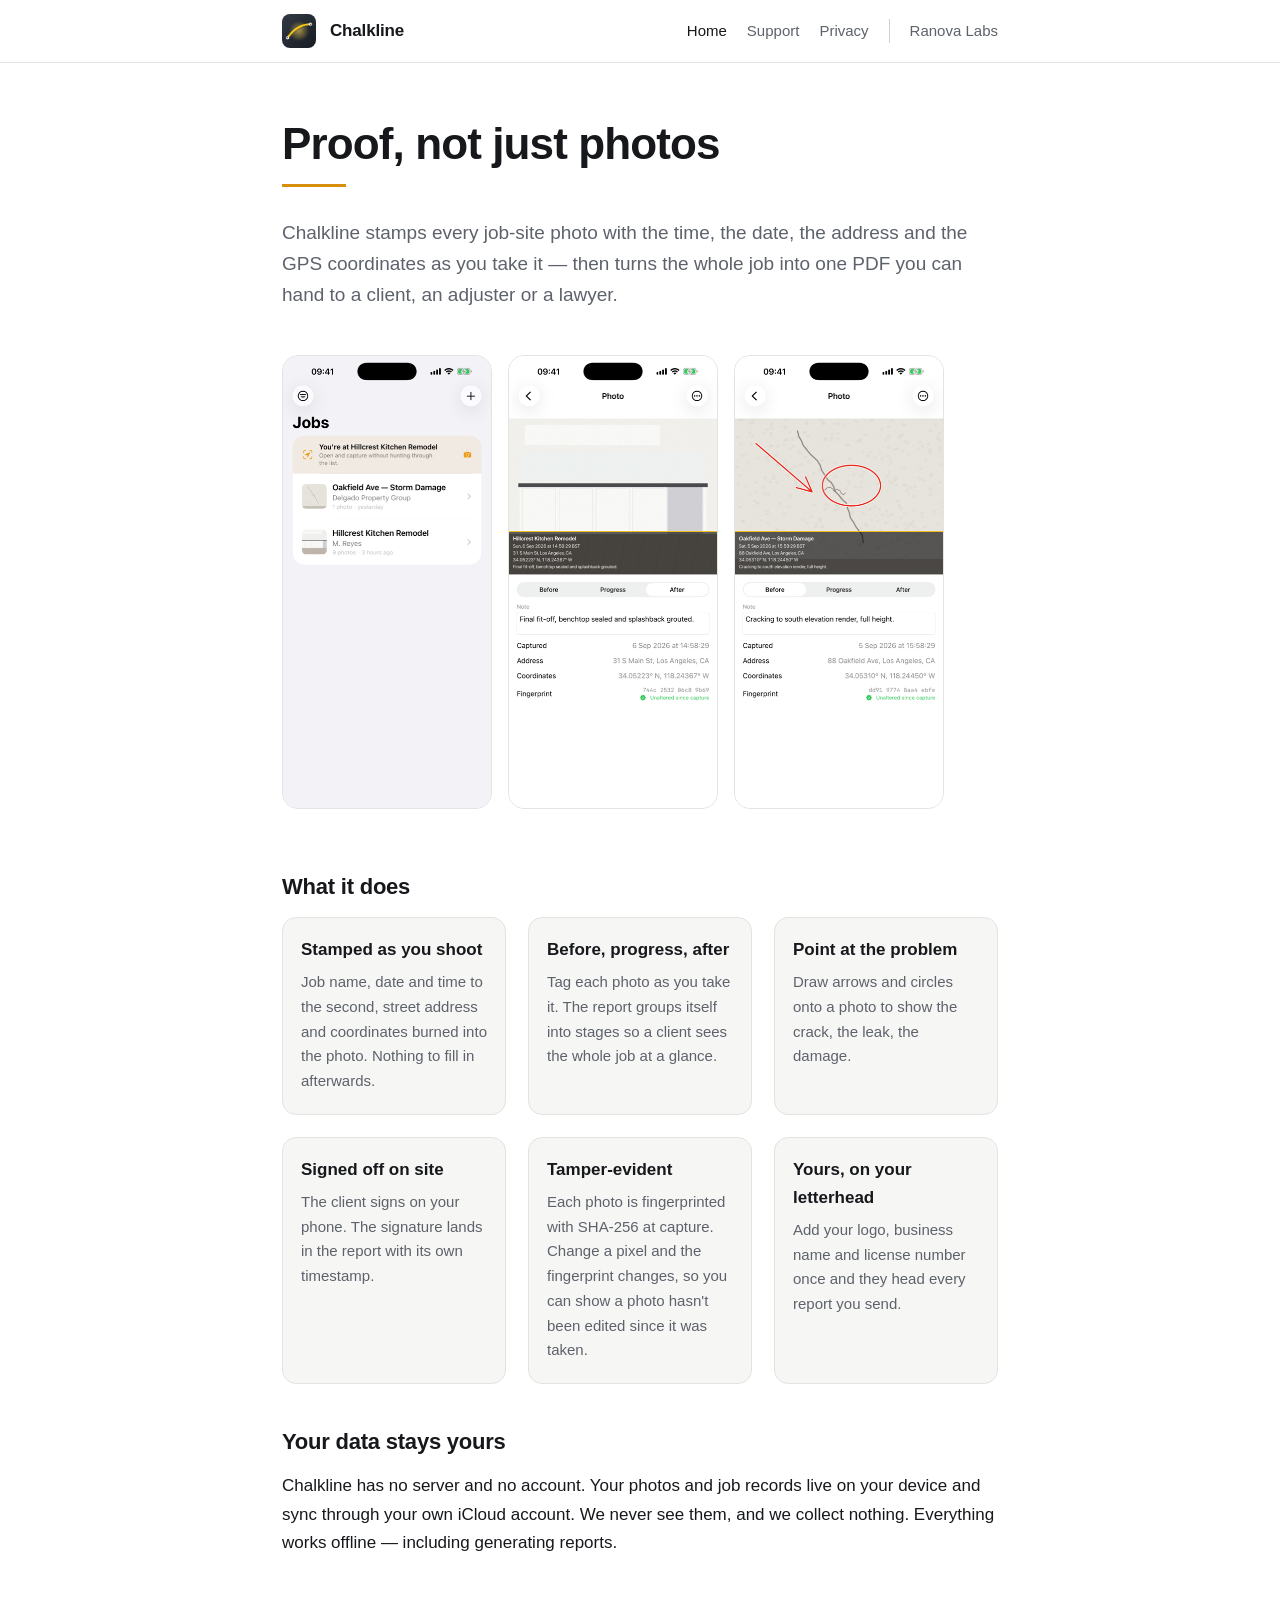
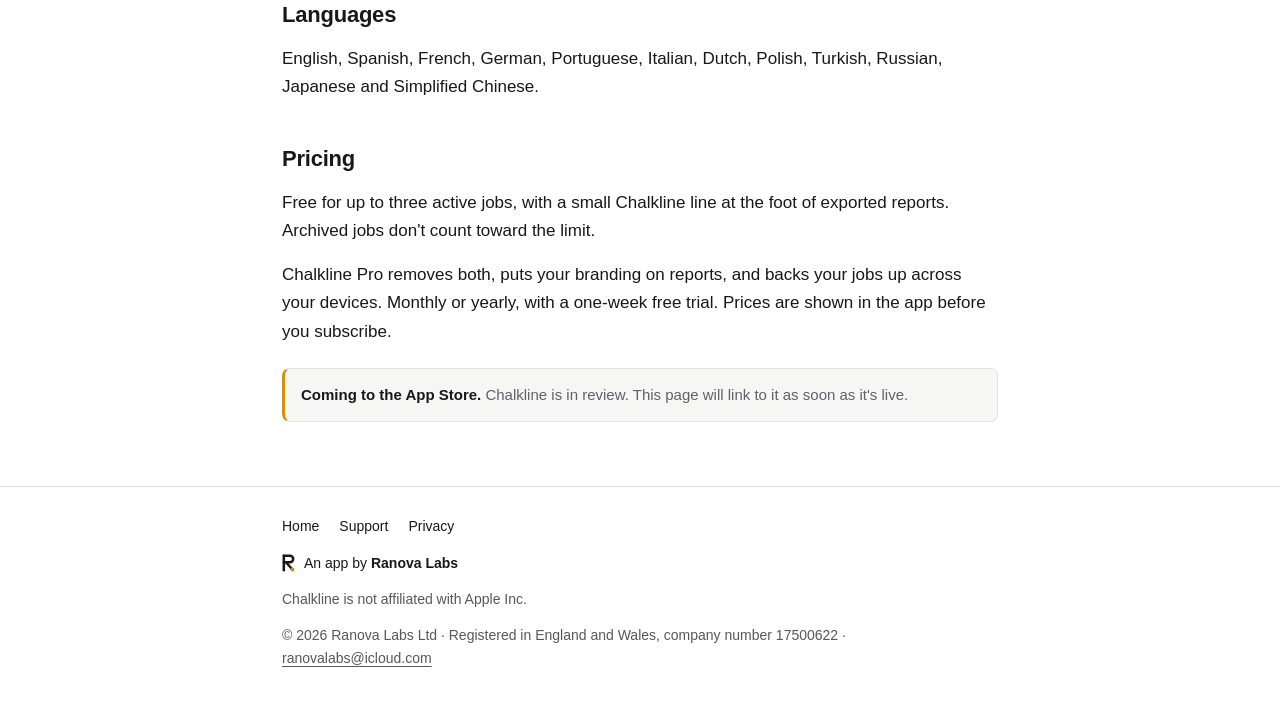
<file: index.html>
<!doctype html>
<html lang="en">
<head>
<meta charset="utf-8">
<meta name="viewport" content="width=device-width, initial-scale=1">
<title>Chalkline — Job Site Photo Log for Contractors</title>
<meta name="description" content="Every site photo stamped with the time, date and location, exported as one PDF report your client can't argue with.">
<meta property="og:title" content="Chalkline — Job Site Photo Log for Contractors">
<meta property="og:description" content="Every site photo stamped with the time, date and location, exported as one PDF report your client can't argue with.">
<meta property="og:type" content="website">
<meta property="og:image" content="assets/icon.png">
<link rel="icon" href="assets/icon.png">
<link rel="stylesheet" href="style.css?v=20261008">
<link rel="stylesheet" href="assets/ranova-frame.css?v=20261008">
</head>
<body>
<header class="site"><div class="wrap">
  <a class="brand" href="index.html"><img src="assets/icon.png" alt=""><span class="name">Chalkline</span></a>
  <nav>
    <a href="index.html" aria-current="page">Home</a>
    <a href="support.html">Support</a>
    <a href="privacy.html">Privacy</a>
    <a class="rl-home" href="https://ranovalabs.github.io/">Ranova Labs</a>
  </nav>
</div></header>
<main class="wrap">
  <section class="hero">
    <h1>Proof, not just photos</h1>
    <hr class="rule">
    <p class="lede">Chalkline stamps every job-site photo with the time, the date, the address and the GPS coordinates as you take it — then turns the whole job into one PDF you can hand to a client, an adjuster or a lawyer.</p>
  </section>

  <div class="shots">
    <img src="assets/shot-jobs.png" alt="Chalkline jobs list showing two active jobs and an on-site suggestion">
    <img src="assets/shot-photo.png" alt="A site photo with its stamp, address, coordinates and verified fingerprint">
    <img src="assets/shot-annotated.png" alt="A damage photo annotated with a red arrow and circle">
  </div>

  <h2>What it does</h2>
  <div class="grid">
    <div class="card">
      <h3>Stamped as you shoot</h3>
      <p>Job name, date and time to the second, street address and coordinates burned into the photo. Nothing to fill in afterwards.</p>
    </div>
    <div class="card">
      <h3>Before, progress, after</h3>
      <p>Tag each photo as you take it. The report groups itself into stages so a client sees the whole job at a glance.</p>
    </div>
    <div class="card">
      <h3>Point at the problem</h3>
      <p>Draw arrows and circles onto a photo to show the crack, the leak, the damage.</p>
    </div>
    <div class="card">
      <h3>Signed off on site</h3>
      <p>The client signs on your phone. The signature lands in the report with its own timestamp.</p>
    </div>
    <div class="card">
      <h3>Tamper-evident</h3>
      <p>Each photo is fingerprinted with SHA-256 at capture. Change a pixel and the fingerprint changes, so you can show a photo hasn't been edited since it was taken.</p>
    </div>
    <div class="card">
      <h3>Yours, on your letterhead</h3>
      <p>Add your logo, business name and license number once and they head every report you send.</p>
    </div>
  </div>

  <h2>Your data stays yours</h2>
  <p>Chalkline has no server and no account. Your photos and job records live on your device and sync through your own iCloud account. We never see them, and we collect nothing. Everything works offline — including generating reports.</p>

  <h2>Languages</h2>
  <p>English, Spanish, French, German, Portuguese, Italian, Dutch, Polish, Turkish, Russian, Japanese and Simplified Chinese.</p>

  <h2>Pricing</h2>
  <p>Free for up to three active jobs, with a small Chalkline line at the foot of exported reports. Archived jobs don't count toward the limit.</p>
  <p>Chalkline Pro removes both, puts your branding on reports, and backs your jobs up across your devices. Monthly or yearly, with a one-week free trial. Prices are shown in the app before you subscribe.</p>

  <div class="note"><strong>Coming to the App Store.</strong> Chalkline is in review. This page will link to it as soon as it's live.</div>
</main>
<div class="rl-foot" role="contentinfo"><div class="rl-wrap" style="--rl-max: 760px">
  <nav class="rl-links" aria-label="Footer"><a href="index.html">Home</a><a href="support.html">Support</a><a href="privacy.html">Privacy</a></nav>
  <a class="rl-by" href="https://ranovalabs.github.io/"><svg viewBox="11 7 36 50" aria-hidden="true"><g fill="none" stroke="currentColor" stroke-width="7" stroke-linecap="round" stroke-linejoin="round"><path d="M16 12 L16 52"/><path d="M16 12 H33 A9 9 0 0 1 33 30 H16"/><path d="M22 30 L38 48"/></g><circle cx="40" cy="50" r="5.6" fill="#C98A2B"/></svg><span>An app by <b>Ranova Labs</b></span></a>
  <p class="rl-note">Chalkline is not affiliated with Apple Inc.</p>
  <p class="rl-legal">&copy; 2026 Ranova Labs Ltd &middot; Registered in England and Wales, company number 17500622 &middot; <a href="mailto:ranovalabs@icloud.com">ranovalabs@icloud.com</a></p>
</div></div>
</body>
</html>
</file>
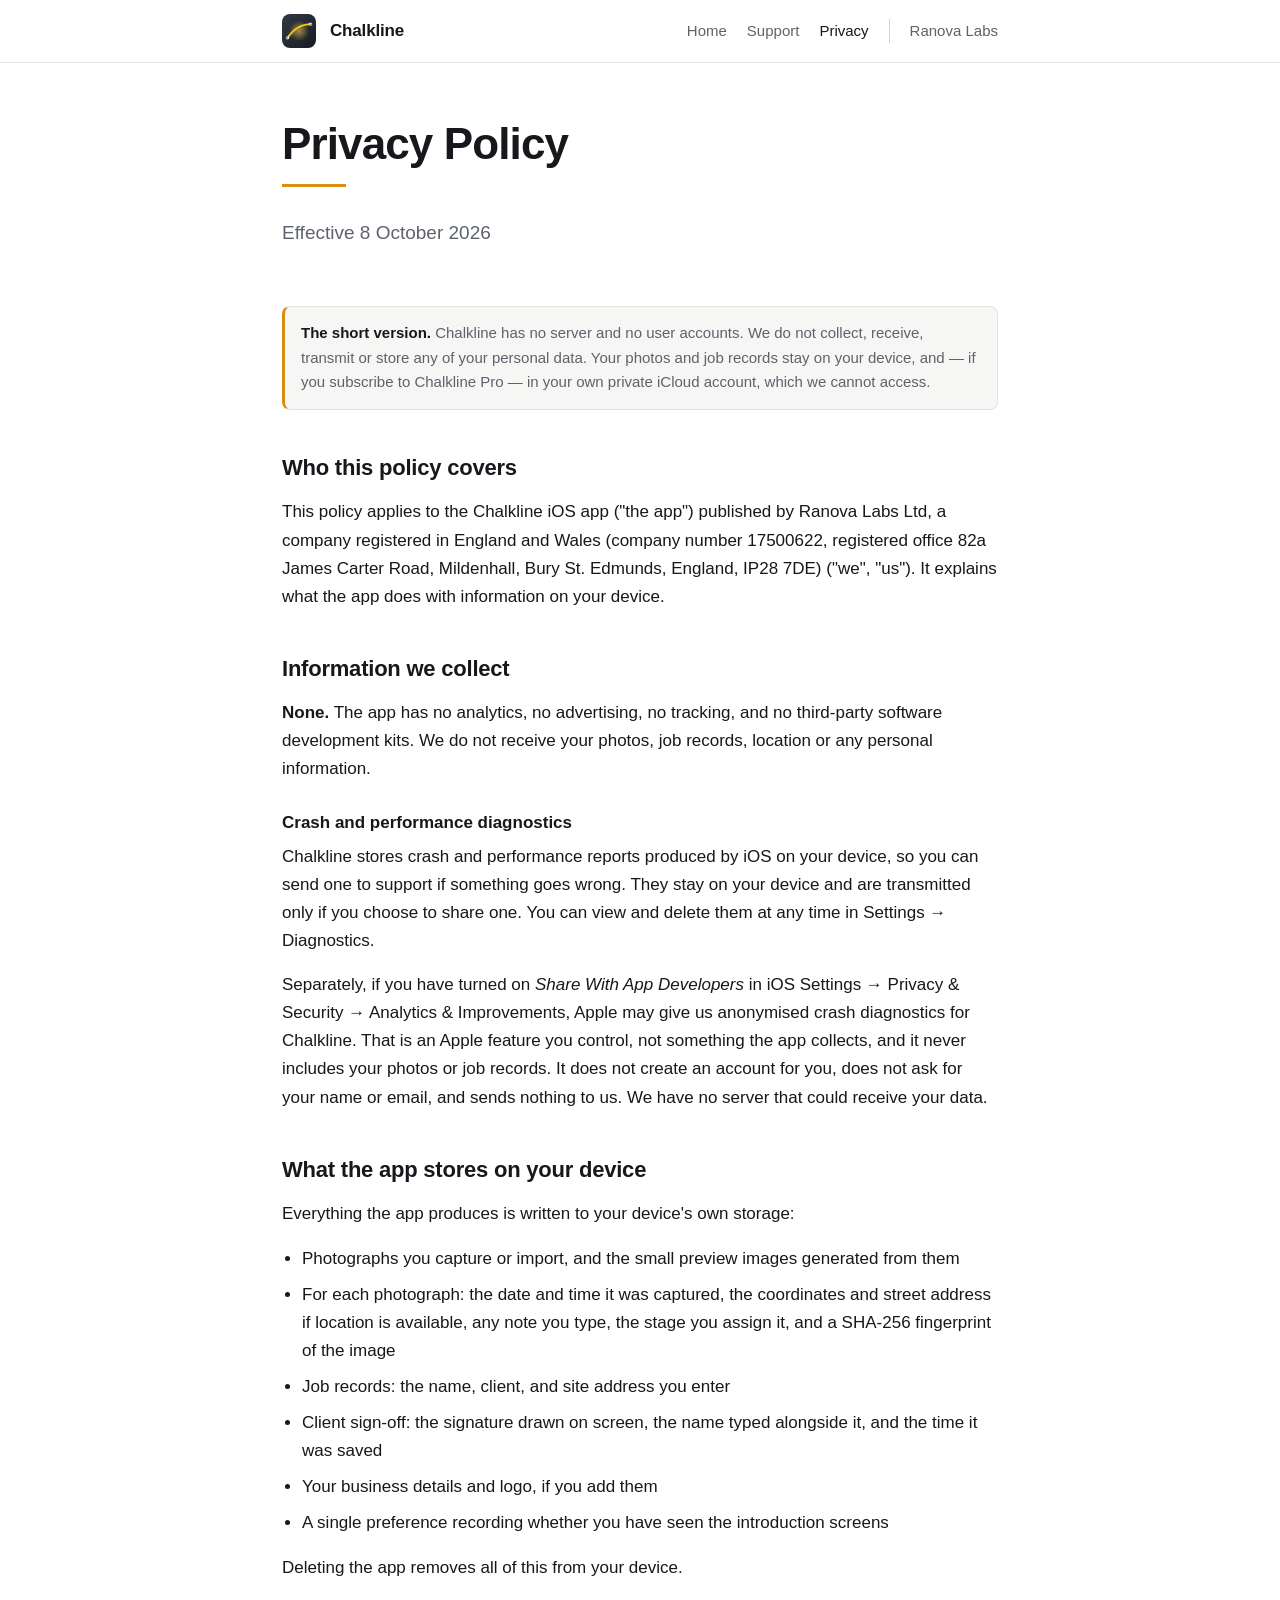
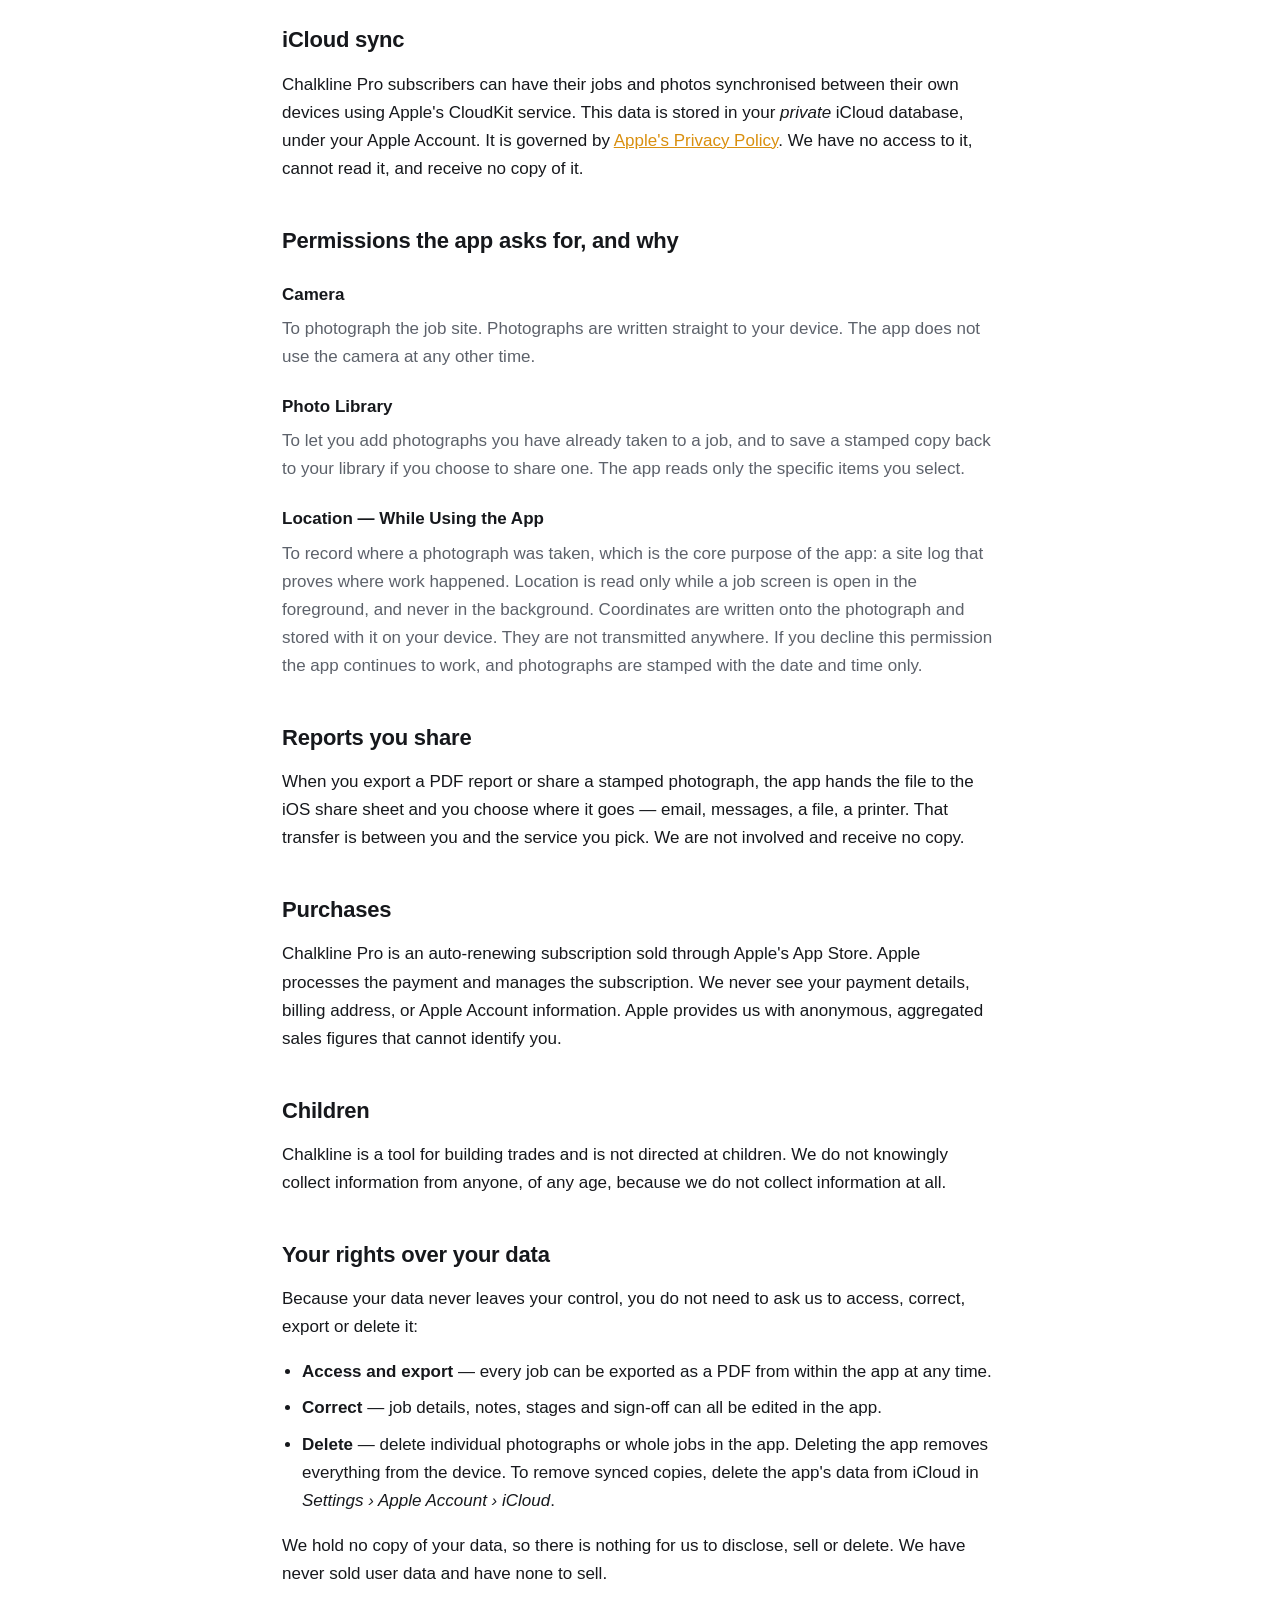
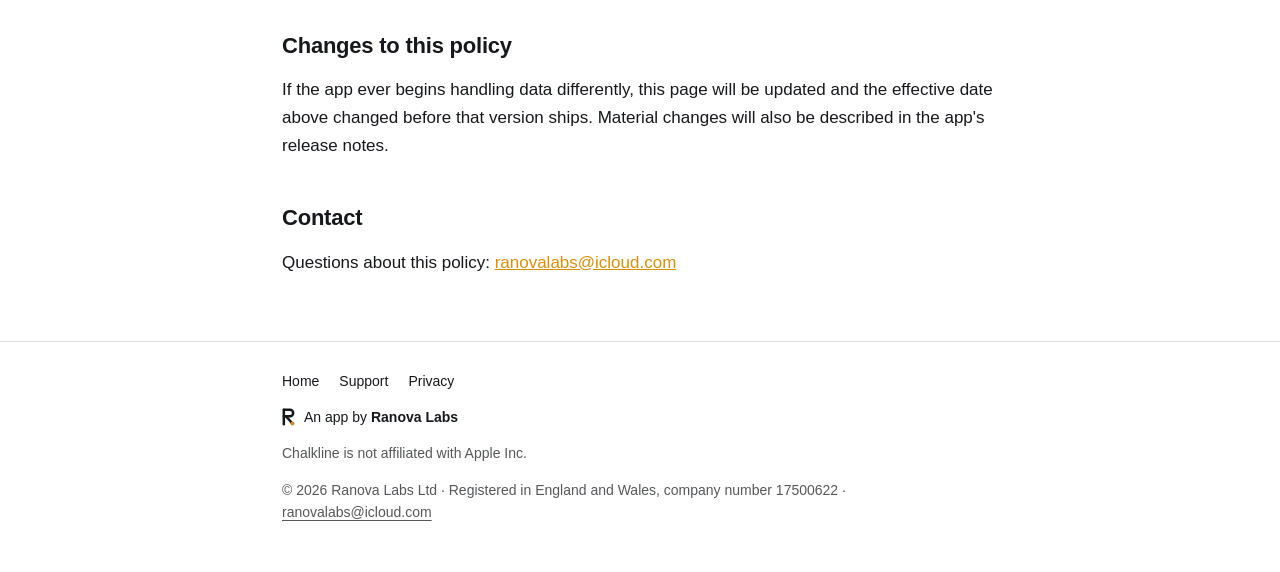
<file: privacy.html>
<!doctype html>
<html lang="en">
<head>
<meta charset="utf-8">
<meta name="viewport" content="width=device-width, initial-scale=1">
<title>Privacy Policy — Chalkline</title>
<meta name="description" content="Chalkline collects no personal data. Your photos and job records stay on your device and in your own iCloud account.">
<link rel="icon" href="assets/icon.png">
<link rel="stylesheet" href="style.css?v=20261008">
<link rel="stylesheet" href="assets/ranova-frame.css?v=20261008">
</head>
<body>
<header class="site"><div class="wrap">
  <a class="brand" href="index.html"><img src="assets/icon.png" alt=""><span class="name">Chalkline</span></a>
  <nav><a href="index.html">Home</a><a href="support.html">Support</a><a href="privacy.html" aria-current="page">Privacy</a><a class="rl-home" href="https://ranovalabs.github.io/">Ranova Labs</a></nav>
</div></header>

<main class="wrap">
  <section class="hero">
    <h1>Privacy Policy</h1>
    <hr class="rule">
    <p class="lede">Effective 8 October 2026</p>
  </section>

  <div class="note"><strong>The short version.</strong> Chalkline has no server and no user accounts. We do not collect, receive, transmit or store any of your personal data. Your photos and job records stay on your device, and — if you subscribe to Chalkline Pro — in your own private iCloud account, which we cannot access.</div>

  <h2>Who this policy covers</h2>
  <p>This policy applies to the Chalkline iOS app ("the app") published by Ranova Labs Ltd, a company registered in England and Wales (company number 17500622, registered office 82a James Carter Road, Mildenhall, Bury St. Edmunds, England, IP28 7DE) ("we", "us"). It explains what the app does with information on your device.</p>

  <h2>Information we collect</h2>
  <p><strong>None.</strong> The app has no analytics, no advertising, no tracking, and no third-party software development kits. We do not receive your photos, job records, location or any personal information.</p>

  <h3>Crash and performance diagnostics</h3>
  <p>Chalkline stores crash and performance reports produced by iOS on your device, so you can send one to support if something goes wrong. They stay on your device and are transmitted only if you choose to share one. You can view and delete them at any time in Settings → Diagnostics.</p>
  <p>Separately, if you have turned on <em>Share With App Developers</em> in iOS Settings → Privacy &amp; Security → Analytics &amp; Improvements, Apple may give us anonymised crash diagnostics for Chalkline. That is an Apple feature you control, not something the app collects, and it never includes your photos or job records. It does not create an account for you, does not ask for your name or email, and sends nothing to us. We have no server that could receive your data.</p>

  <h2>What the app stores on your device</h2>
  <p>Everything the app produces is written to your device's own storage:</p>
  <ul>
    <li>Photographs you capture or import, and the small preview images generated from them</li>
    <li>For each photograph: the date and time it was captured, the coordinates and street address if location is available, any note you type, the stage you assign it, and a SHA-256 fingerprint of the image</li>
    <li>Job records: the name, client, and site address you enter</li>
    <li>Client sign-off: the signature drawn on screen, the name typed alongside it, and the time it was saved</li>
    <li>Your business details and logo, if you add them</li>
    <li>A single preference recording whether you have seen the introduction screens</li>
  </ul>
  <p>Deleting the app removes all of this from your device.</p>

  <h2>iCloud sync</h2>
  <p>Chalkline Pro subscribers can have their jobs and photos synchronised between their own devices using Apple's CloudKit service. This data is stored in your <em>private</em> iCloud database, under your Apple Account. It is governed by <a href="https://www.apple.com/legal/privacy/">Apple's Privacy Policy</a>. We have no access to it, cannot read it, and receive no copy of it.</p>

  <h2>Permissions the app asks for, and why</h2>
  <dl>
    <dt>Camera</dt>
    <dd>To photograph the job site. Photographs are written straight to your device. The app does not use the camera at any other time.</dd>

    <dt>Photo Library</dt>
    <dd>To let you add photographs you have already taken to a job, and to save a stamped copy back to your library if you choose to share one. The app reads only the specific items you select.</dd>

    <dt>Location — While Using the App</dt>
    <dd>To record where a photograph was taken, which is the core purpose of the app: a site log that proves where work happened. Location is read only while a job screen is open in the foreground, and never in the background. Coordinates are written onto the photograph and stored with it on your device. They are not transmitted anywhere. If you decline this permission the app continues to work, and photographs are stamped with the date and time only.</dd>
  </dl>

  <h2>Reports you share</h2>
  <p>When you export a PDF report or share a stamped photograph, the app hands the file to the iOS share sheet and you choose where it goes — email, messages, a file, a printer. That transfer is between you and the service you pick. We are not involved and receive no copy.</p>

  <h2>Purchases</h2>
  <p>Chalkline Pro is an auto-renewing subscription sold through Apple's App Store. Apple processes the payment and manages the subscription. We never see your payment details, billing address, or Apple Account information. Apple provides us with anonymous, aggregated sales figures that cannot identify you.</p>

  <h2>Children</h2>
  <p>Chalkline is a tool for building trades and is not directed at children. We do not knowingly collect information from anyone, of any age, because we do not collect information at all.</p>

  <h2>Your rights over your data</h2>
  <p>Because your data never leaves your control, you do not need to ask us to access, correct, export or delete it:</p>
  <ul>
    <li><strong>Access and export</strong> — every job can be exported as a PDF from within the app at any time.</li>
    <li><strong>Correct</strong> — job details, notes, stages and sign-off can all be edited in the app.</li>
    <li><strong>Delete</strong> — delete individual photographs or whole jobs in the app. Deleting the app removes everything from the device. To remove synced copies, delete the app's data from iCloud in <em>Settings &rsaquo; Apple Account &rsaquo; iCloud</em>.</li>
  </ul>
  <p>We hold no copy of your data, so there is nothing for us to disclose, sell or delete. We have never sold user data and have none to sell.</p>

  <h2>Changes to this policy</h2>
  <p>If the app ever begins handling data differently, this page will be updated and the effective date above changed before that version ships. Material changes will also be described in the app's release notes.</p>

  <h2>Contact</h2>
  <p>Questions about this policy: <a href="mailto:ranovalabs@icloud.com">ranovalabs@icloud.com</a></p>
</main>
<div class="rl-foot" role="contentinfo"><div class="rl-wrap" style="--rl-max: 760px">
  <nav class="rl-links" aria-label="Footer"><a href="index.html">Home</a><a href="support.html">Support</a><a href="privacy.html">Privacy</a></nav>
  <a class="rl-by" href="https://ranovalabs.github.io/"><svg viewBox="11 7 36 50" aria-hidden="true"><g fill="none" stroke="currentColor" stroke-width="7" stroke-linecap="round" stroke-linejoin="round"><path d="M16 12 L16 52"/><path d="M16 12 H33 A9 9 0 0 1 33 30 H16"/><path d="M22 30 L38 48"/></g><circle cx="40" cy="50" r="5.6" fill="#C98A2B"/></svg><span>An app by <b>Ranova Labs</b></span></a>
  <p class="rl-note">Chalkline is not affiliated with Apple Inc.</p>
  <p class="rl-legal">&copy; 2026 Ranova Labs Ltd &middot; Registered in England and Wales, company number 17500622 &middot; <a href="mailto:ranovalabs@icloud.com">ranovalabs@icloud.com</a></p>
</div></div>
</body>
</html>
</file>
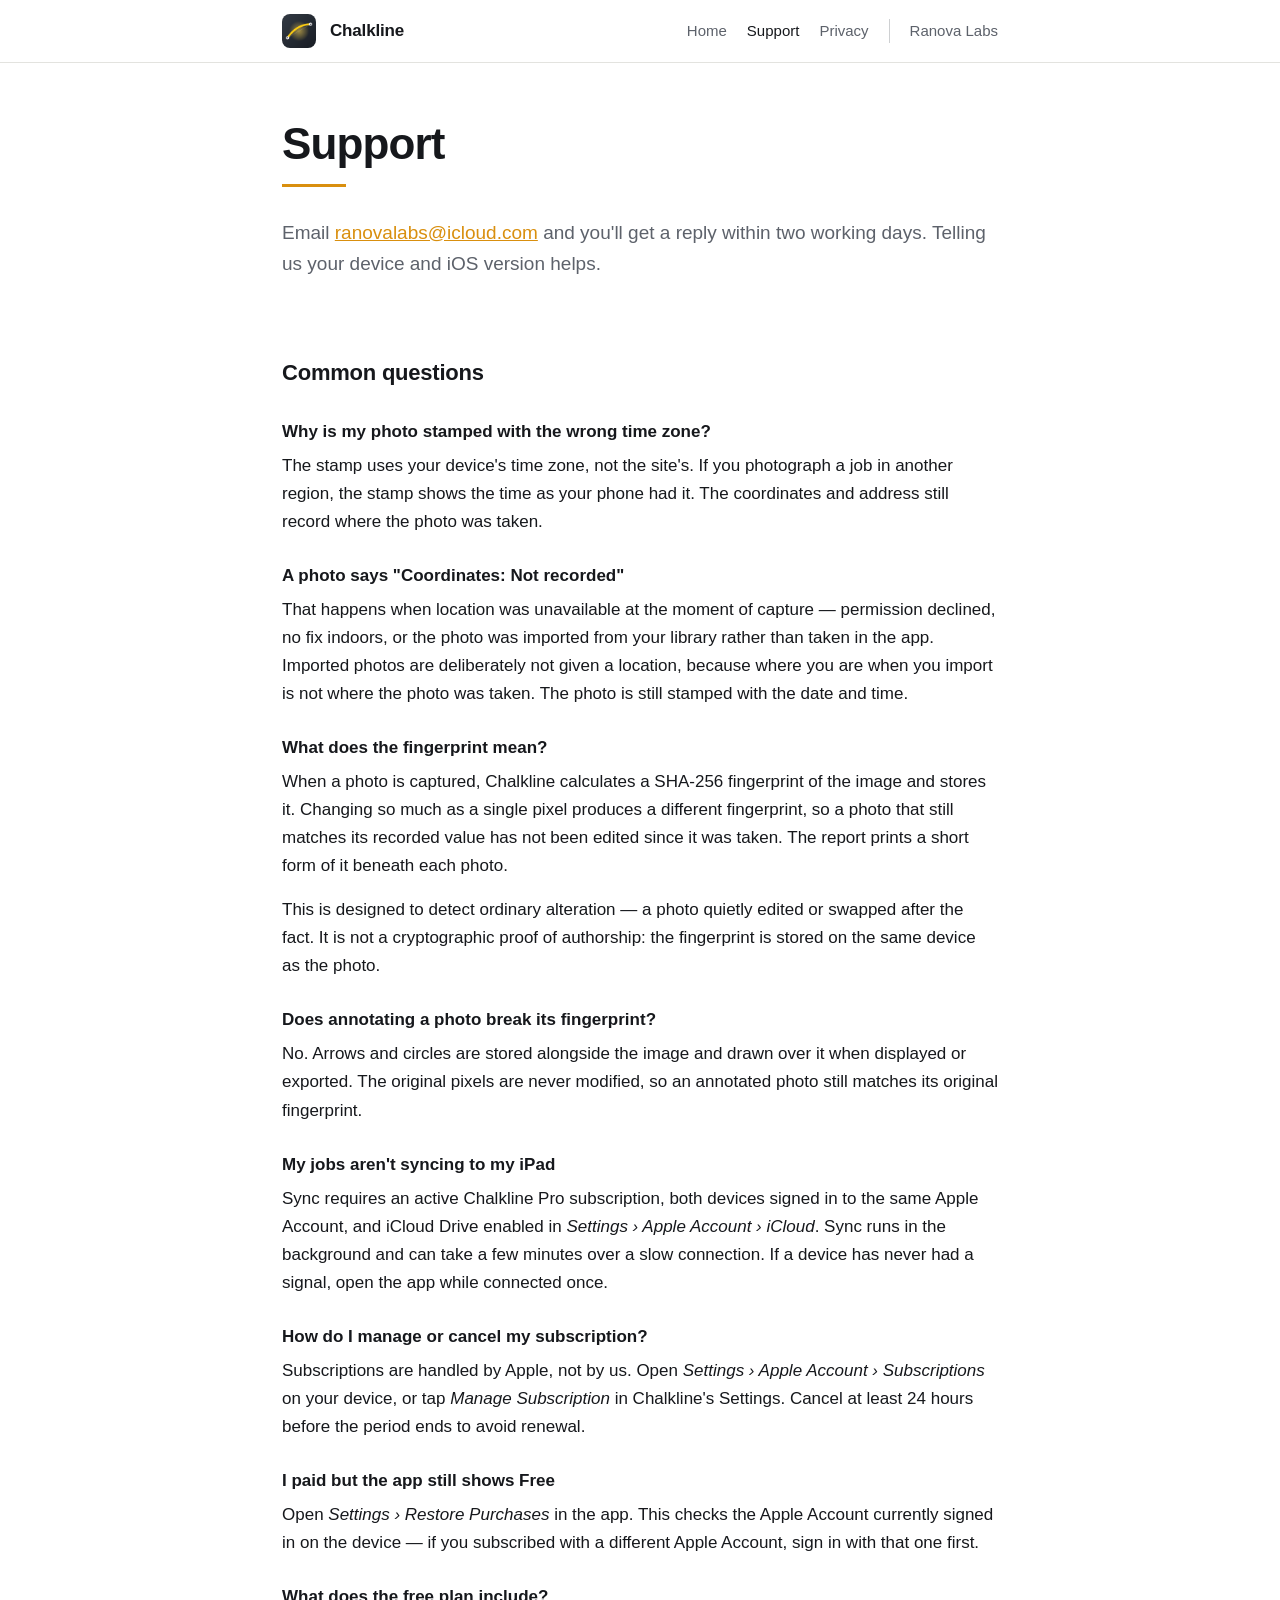
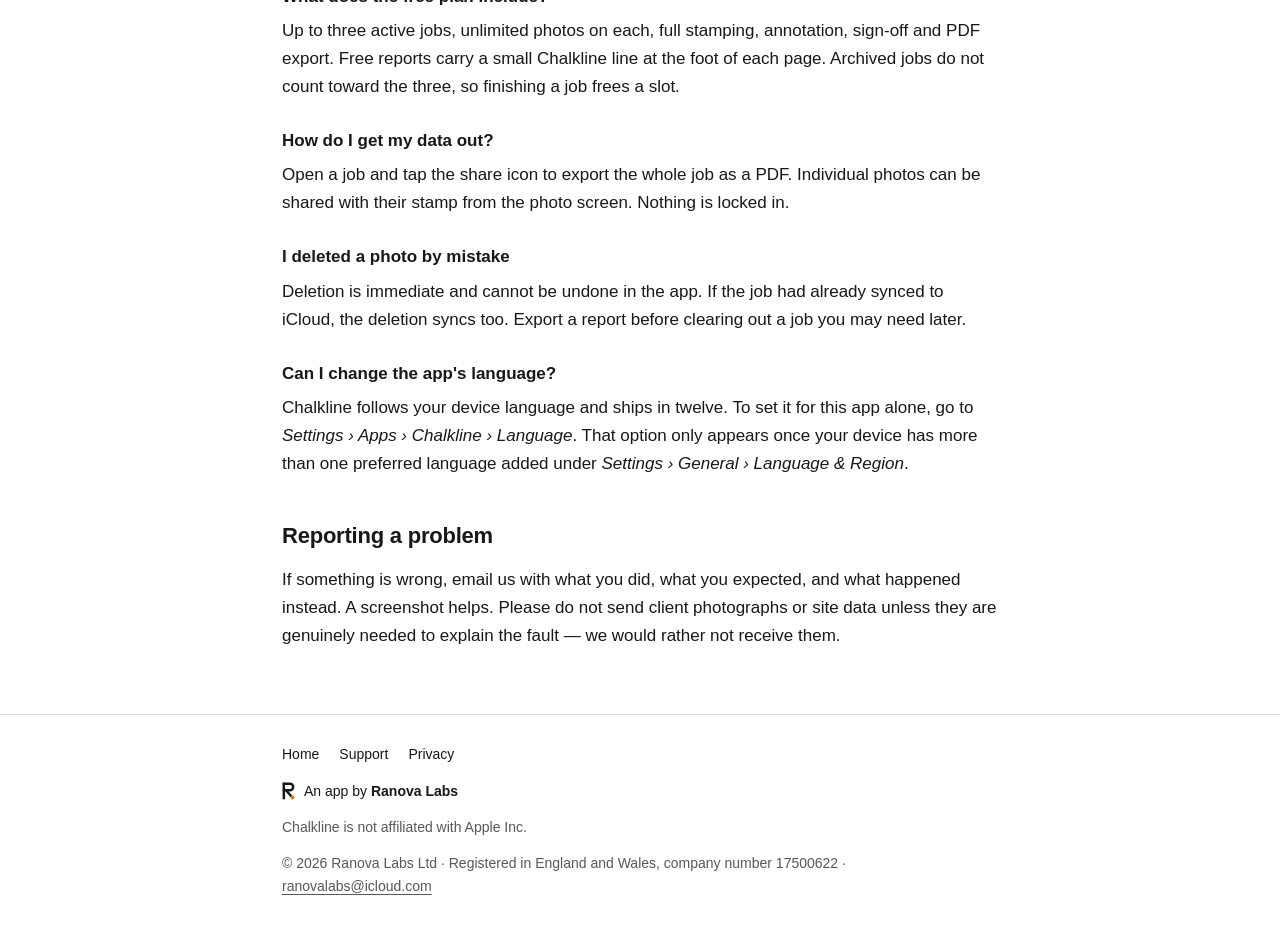
<file: support.html>
<!doctype html>
<html lang="en">
<head>
<meta charset="utf-8">
<meta name="viewport" content="width=device-width, initial-scale=1">
<title>Support — Chalkline</title>
<meta name="description" content="Help with Chalkline: stamps, location, fingerprints, reports, sync and subscriptions.">
<link rel="icon" href="assets/icon.png">
<link rel="stylesheet" href="style.css?v=20261008">
<link rel="stylesheet" href="assets/ranova-frame.css?v=20261008">
</head>
<body>
<header class="site"><div class="wrap">
  <a class="brand" href="index.html"><img src="assets/icon.png" alt=""><span class="name">Chalkline</span></a>
  <nav><a href="index.html">Home</a><a href="support.html" aria-current="page">Support</a><a href="privacy.html">Privacy</a><a class="rl-home" href="https://ranovalabs.github.io/">Ranova Labs</a></nav>
</div></header>

<main class="wrap">
  <section class="hero">
    <h1>Support</h1>
    <hr class="rule">
    <p class="lede">Email <a href="mailto:ranovalabs@icloud.com">ranovalabs@icloud.com</a> and you'll get a reply within two working days. Telling us your device and iOS version helps.</p>
  </section>

  <h2>Common questions</h2>

  <h3>Why is my photo stamped with the wrong time zone?</h3>
  <p>The stamp uses your device's time zone, not the site's. If you photograph a job in another region, the stamp shows the time as your phone had it. The coordinates and address still record where the photo was taken.</p>

  <h3>A photo says "Coordinates: Not recorded"</h3>
  <p>That happens when location was unavailable at the moment of capture — permission declined, no fix indoors, or the photo was imported from your library rather than taken in the app. Imported photos are deliberately not given a location, because where you are when you import is not where the photo was taken. The photo is still stamped with the date and time.</p>

  <h3>What does the fingerprint mean?</h3>
  <p>When a photo is captured, Chalkline calculates a SHA-256 fingerprint of the image and stores it. Changing so much as a single pixel produces a different fingerprint, so a photo that still matches its recorded value has not been edited since it was taken. The report prints a short form of it beneath each photo.</p>
  <p>This is designed to detect ordinary alteration — a photo quietly edited or swapped after the fact. It is not a cryptographic proof of authorship: the fingerprint is stored on the same device as the photo.</p>

  <h3>Does annotating a photo break its fingerprint?</h3>
  <p>No. Arrows and circles are stored alongside the image and drawn over it when displayed or exported. The original pixels are never modified, so an annotated photo still matches its original fingerprint.</p>

  <h3>My jobs aren't syncing to my iPad</h3>
  <p>Sync requires an active Chalkline Pro subscription, both devices signed in to the same Apple Account, and iCloud Drive enabled in <em>Settings &rsaquo; Apple Account &rsaquo; iCloud</em>. Sync runs in the background and can take a few minutes over a slow connection. If a device has never had a signal, open the app while connected once.</p>

  <h3>How do I manage or cancel my subscription?</h3>
  <p>Subscriptions are handled by Apple, not by us. Open <em>Settings &rsaquo; Apple Account &rsaquo; Subscriptions</em> on your device, or tap <em>Manage Subscription</em> in Chalkline's Settings. Cancel at least 24 hours before the period ends to avoid renewal.</p>

  <h3>I paid but the app still shows Free</h3>
  <p>Open <em>Settings &rsaquo; Restore Purchases</em> in the app. This checks the Apple Account currently signed in on the device — if you subscribed with a different Apple Account, sign in with that one first.</p>

  <h3>What does the free plan include?</h3>
  <p>Up to three active jobs, unlimited photos on each, full stamping, annotation, sign-off and PDF export. Free reports carry a small Chalkline line at the foot of each page. Archived jobs do not count toward the three, so finishing a job frees a slot.</p>

  <h3>How do I get my data out?</h3>
  <p>Open a job and tap the share icon to export the whole job as a PDF. Individual photos can be shared with their stamp from the photo screen. Nothing is locked in.</p>

  <h3>I deleted a photo by mistake</h3>
  <p>Deletion is immediate and cannot be undone in the app. If the job had already synced to iCloud, the deletion syncs too. Export a report before clearing out a job you may need later.</p>

  <h3>Can I change the app's language?</h3>
  <p>Chalkline follows your device language and ships in twelve. To set it for this app alone, go to <em>Settings &rsaquo; Apps &rsaquo; Chalkline &rsaquo; Language</em>. That option only appears once your device has more than one preferred language added under <em>Settings &rsaquo; General &rsaquo; Language &amp; Region</em>.</p>

  <h2>Reporting a problem</h2>
  <p>If something is wrong, email us with what you did, what you expected, and what happened instead. A screenshot helps. Please do not send client photographs or site data unless they are genuinely needed to explain the fault — we would rather not receive them.</p>
</main>
<div class="rl-foot" role="contentinfo"><div class="rl-wrap" style="--rl-max: 760px">
  <nav class="rl-links" aria-label="Footer"><a href="index.html">Home</a><a href="support.html">Support</a><a href="privacy.html">Privacy</a></nav>
  <a class="rl-by" href="https://ranovalabs.github.io/"><svg viewBox="11 7 36 50" aria-hidden="true"><g fill="none" stroke="currentColor" stroke-width="7" stroke-linecap="round" stroke-linejoin="round"><path d="M16 12 L16 52"/><path d="M16 12 H33 A9 9 0 0 1 33 30 H16"/><path d="M22 30 L38 48"/></g><circle cx="40" cy="50" r="5.6" fill="#C98A2B"/></svg><span>An app by <b>Ranova Labs</b></span></a>
  <p class="rl-note">Chalkline is not affiliated with Apple Inc.</p>
  <p class="rl-legal">&copy; 2026 Ranova Labs Ltd &middot; Registered in England and Wales, company number 17500622 &middot; <a href="mailto:ranovalabs@icloud.com">ranovalabs@icloud.com</a></p>
</div></div>
</body>
</html>
</file>
<file: style.css>
:root {
  --bg: #ffffff;
  --surface: #f6f6f4;
  --text: #16181c;
  --muted: #5d626b;
  --line: #e3e3df;
  --accent: #d98f0e;
  --ink: #1a1d21;
}
@media (prefers-color-scheme: dark) {
  :root {
    --bg: #14161a;
    --surface: #1c1f24;
    --text: #f2f3f5;
    --muted: #a2a8b3;
    --line: #2b2f36;
    --accent: #f2b024;
    --ink: #f2f3f5;
  }
}
* { box-sizing: border-box; }
html { -webkit-text-size-adjust: 100%; }
body {
  margin: 0;
  background: var(--bg);
  color: var(--text);
  font: 17px/1.65 -apple-system, BlinkMacSystemFont, "Segoe UI", Roboto, Helvetica, Arial, sans-serif;
}
.wrap { max-width: 760px; margin: 0 auto; padding: 0 22px; }
header.site {
  border-bottom: 1px solid var(--line);
  position: sticky; top: 0; background: var(--bg); z-index: 10;
}
header.site .wrap {
  display: flex; align-items: center; gap: 14px; flex-wrap: wrap;
  padding-top: 14px; padding-bottom: 14px;
}
header.site .brand { display: flex; align-items: center; gap: inherit; color: inherit; text-decoration: none; }
header.site img { width: 34px; height: 34px; border-radius: 8px; }
header.site .name { font-weight: 700; letter-spacing: -0.01em; }
header.site nav { margin-left: auto; display: flex; gap: 20px; }
/* Below this the three links no longer fit beside the wordmark, so give them
   their own row rather than letting them wrap one at a time. */
@media (max-width: 560px) {
  header.site nav { margin-left: 0; width: 100%; gap: 18px; padding-top: 2px; }
  .shots img { width: 168px; }
  .hero { padding-top: 34px; }
}
header.site nav a { color: var(--muted); text-decoration: none; font-size: 15px; }
header.site nav a:hover, header.site nav a[aria-current] { color: var(--text); }
h1 { font-size: clamp(30px, 6vw, 44px); line-height: 1.15; letter-spacing: -0.02em; margin: 0 0 14px; }
h2 { font-size: 22px; letter-spacing: -0.01em; margin: 40px 0 12px; }
h3 { font-size: 17px; margin: 26px 0 6px; }
p { margin: 0 0 16px; }
a { color: var(--accent); }
.lede { font-size: 19px; color: var(--muted); margin-bottom: 28px; }
.hero { padding: 56px 0 8px; }
.rule { height: 3px; background: var(--accent); border: 0; width: 64px; margin: 0 0 30px; }
.grid { display: grid; gap: 22px; grid-template-columns: repeat(auto-fit, minmax(220px, 1fr)); margin: 8px 0 12px; }
.card { background: var(--surface); border: 1px solid var(--line); border-radius: 14px; padding: 18px 18px 4px; }
.card h3 { margin-top: 0; }
.card p { font-size: 15px; color: var(--muted); }
.shots { display: flex; gap: 16px; overflow-x: auto; padding: 8px 0 20px; }
.shots img {
  width: 210px; flex: 0 0 auto; border-radius: 16px;
  border: 1px solid var(--line); background: var(--surface);
}
.note {
  background: var(--surface); border: 1px solid var(--line);
  border-left: 3px solid var(--accent); border-radius: 8px;
  padding: 14px 16px; font-size: 15px; color: var(--muted); margin: 22px 0;
}
.note strong { color: var(--text); }
dl dt { font-weight: 650; margin-top: 22px; }
dl dd { margin: 6px 0 0; color: var(--muted); }
ul { padding-left: 20px; } li { margin-bottom: 8px; }
footer.site {
  border-top: 1px solid var(--line); margin-top: 60px;
  padding: 26px 0 50px; color: var(--muted); font-size: 15px;
}
footer.site a { color: var(--muted); margin-right: 18px; }
table { width: 100%; border-collapse: collapse; font-size: 15px; margin: 12px 0 20px; display: block; overflow-x: auto; }
th, td { text-align: left; padding: 10px 12px; border-bottom: 1px solid var(--line); vertical-align: top; }
th { color: var(--muted); font-weight: 600; }
code { background: var(--surface); padding: 2px 6px; border-radius: 5px; font-size: 0.9em; }
</file>
<file: assets/ranova-frame.css>
/* Ranova Labs shared footer. The same file ships in every Ranova Labs app site.
   It inherits each site's text colour, so it follows that site's light/dark theme. */
.rl-foot { border-top: 1px solid color-mix(in srgb, currentColor 14%, transparent); margin-top: 64px; padding: 28px 0 48px; font-size: 14px; line-height: 1.6; }
.rl-foot .rl-wrap { max-width: var(--rl-max, 960px); margin: 0 auto; padding: 0 22px; display: grid; gap: 14px; }
.rl-foot p { margin: 0; max-width: none; color: inherit; font-size: inherit; }
.rl-foot a { color: inherit; text-decoration: none; }
.rl-foot a:hover { text-decoration: underline; text-underline-offset: 3px; }
.rl-foot .rl-links { display: flex; flex-wrap: wrap; gap: 6px 20px; font-weight: 500; }
.rl-foot .rl-by { display: inline-flex; align-items: center; gap: 9px; justify-self: start; font-weight: 500; }
.rl-foot .rl-by svg { width: 13px; height: 18px; flex-shrink: 0; }
.rl-foot .rl-by b { font-weight: 700; }
.rl-foot .rl-note, .rl-foot .rl-legal { opacity: .72; }
.rl-foot .rl-legal a { text-decoration: underline; text-underline-offset: 3px; }

/* "Ranova Labs" link at the end of each app site's header menu, set apart by a hairline. */
header.site nav a.rl-home { padding-left: 20px; border-left: 1px solid color-mix(in srgb, currentColor 30%, transparent); }
</file>
